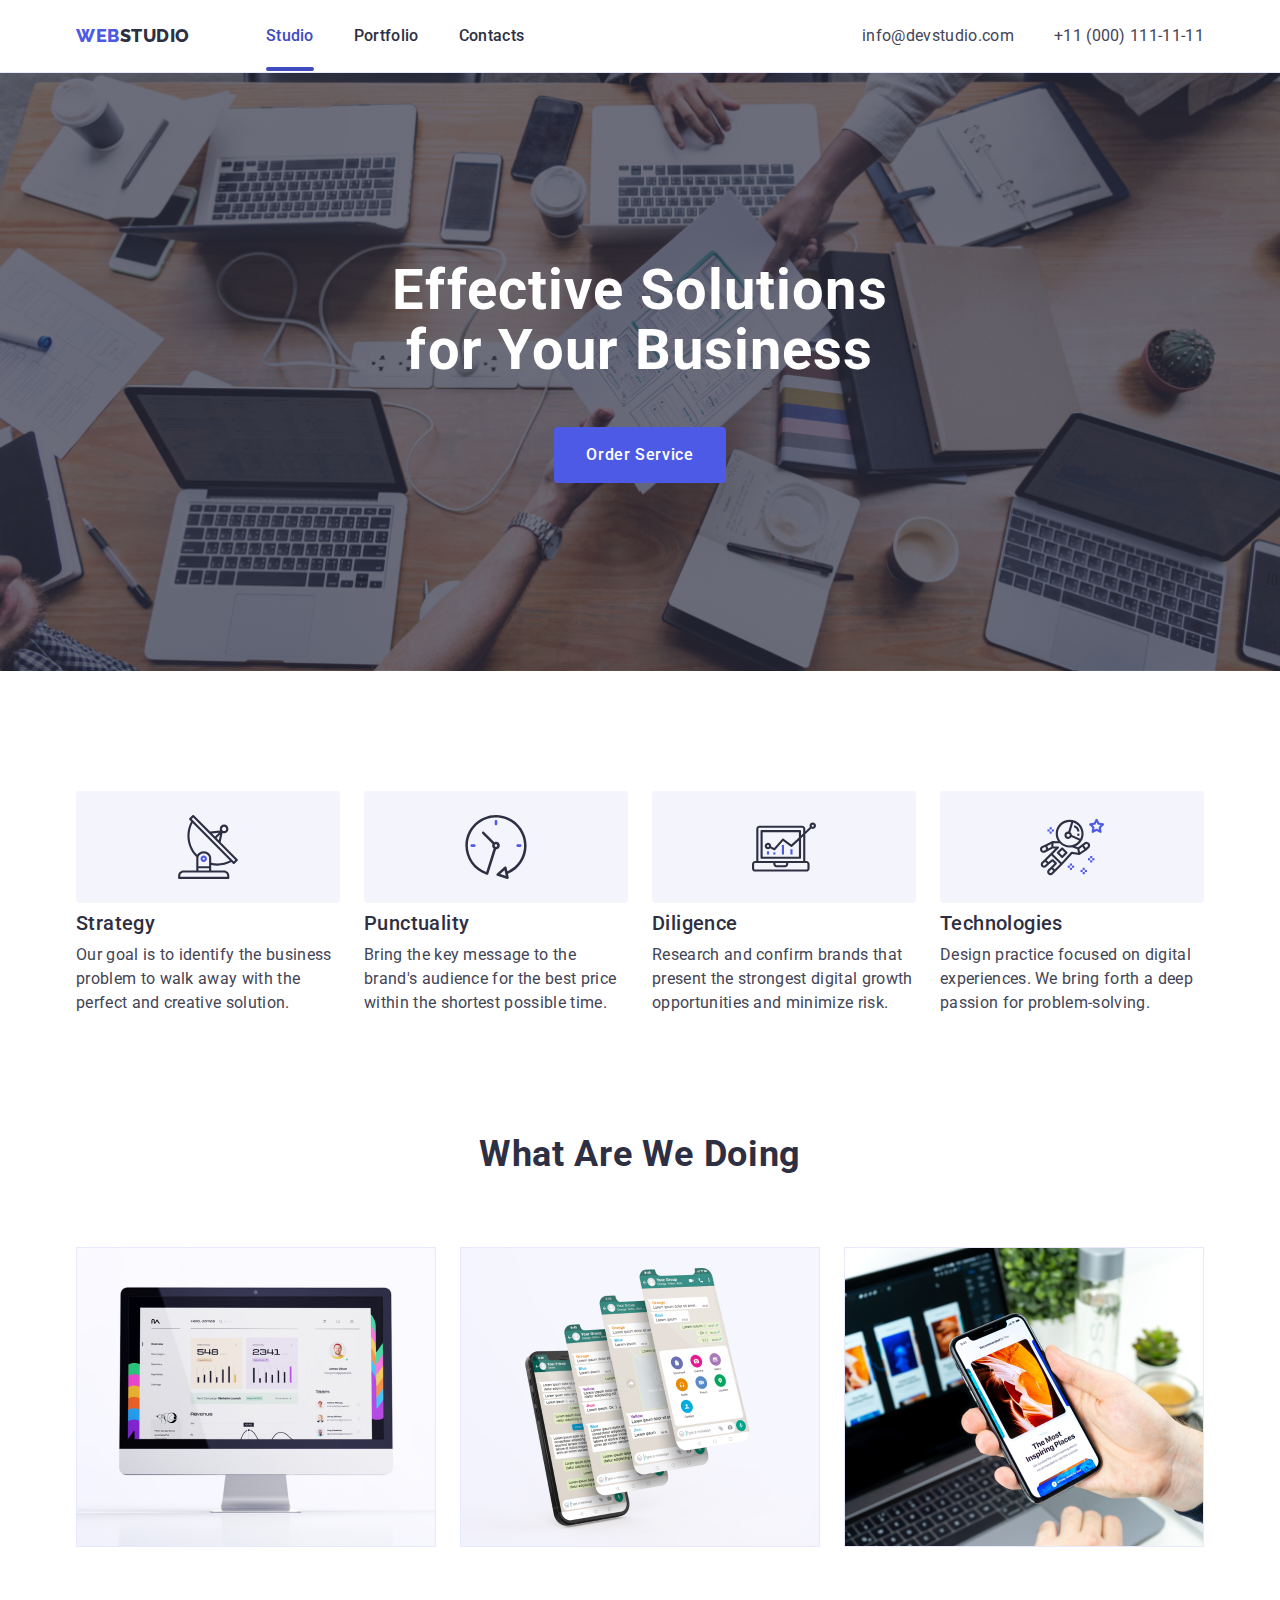
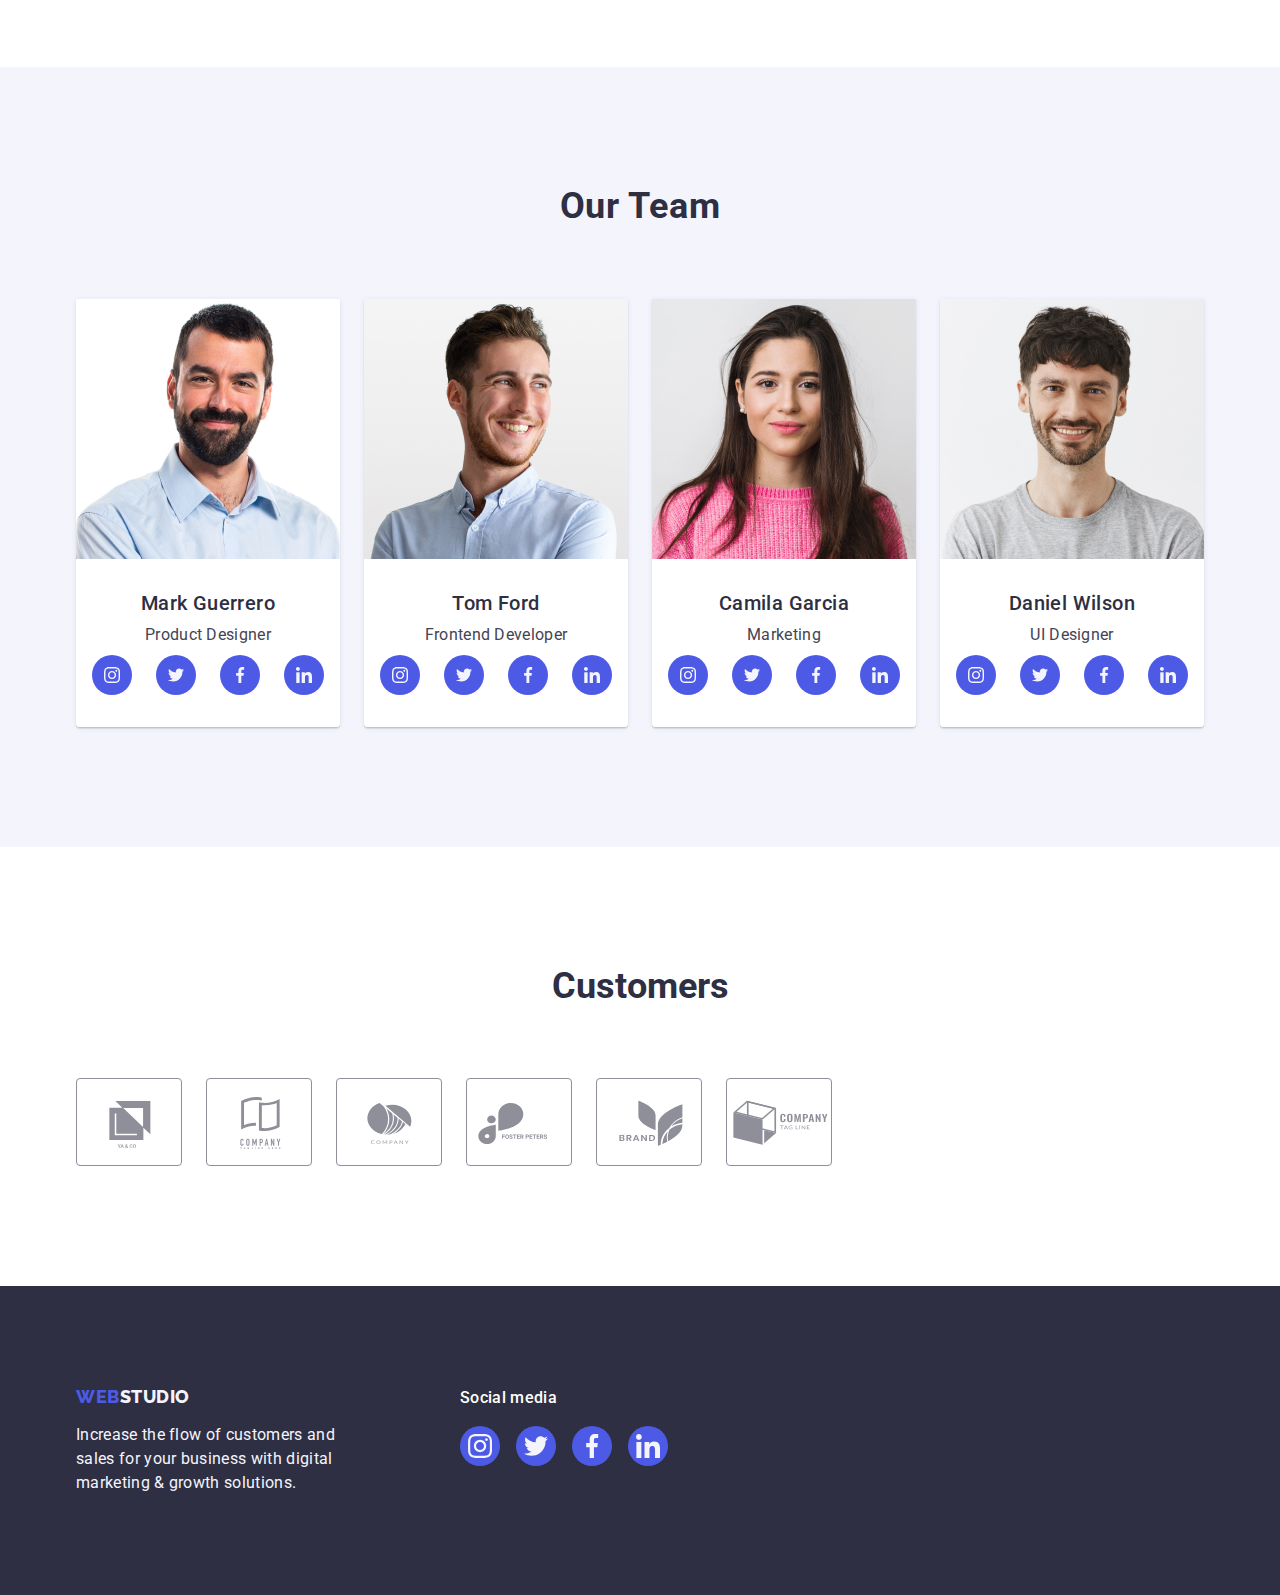
<file: index.html>
<!DOCTYPE html>
<html lang="en">

<head>
    <meta charset="UTF-8" />
    <meta http-equiv="X-UA-Compatible" content="IE=edge" />
    <meta name="viewport" content="width=device-width, initial-scale=1.0" />
    <title>webstudio</title>

    <link rel="preconnect" href="https://fonts.googleapis.com" />
    <link rel="preconnect" href="https://fonts.gstatic.com" crossorigin />
    <link href="https://fonts.googleapis.com/css2?family=Raleway:wght@800&family=Roboto:wght@400;500;700&display=swap"
        rel="stylesheet" />

    <link rel="stylesheet" href="https://cdn.jsdelivr.net/npm/modern-normalize@1.1.0/modern-normalize.min.css" />
    <link rel="stylesheet" href="css/styles.css" />
</head>

<body>
    <!--header-->
    <header class="header">
        <div class="container page-header-container">
            <nav class="page-nav">
                <a class="link logo" href="./index.html">Web
                    <span class="logo-part-two logo-part-two-light">Studio</span></a>
                <ul class="list nav-menu">
                    <li class="menu-item">
                        <a class="link menu-link current" href="./index.html">Studio</a>
                    </li>
                    <li class="menu-item">
                        <a class="link menu-link" href="./portfolio.html">Portfolio</a>
                    </li>
                    <li class="menu-item">
                        <a class="link menu-link" href="">Contacts</a>
                    </li>
                </ul>
            </nav>
            <address class="address">
                <ul class="list address-list">
                    <li class="address-item">
                        <a class="link contacts" href="mailto:info@devstudio.com">info@devstudio.com</a>
                    </li>
                    <li>
                        <a class="link contacts" href="tel:+110001111111">+11 (000) 111-11-11</a>
                    </li>
                </ul>
            </address>
        </div>
    </header>
    <!--main-->
    <!--section1-->
    <main>
        <section class="hero-section">
            <div class="container hero-section-container">
                <h1 class="hero-title">Effective Solutions for Your Business</h1>
                <button class="modal-button" type="button" data-modal-open>Order Service</button>
            </div>
        </section>

        <!--section2-->
        <section class="second-section padding-section">
            <div class="container">
                <h2 class="hidden-title" hidden>Features</h2>
                <ul class="list main-section-list">
                    <li class="main-section-item-2">
                        <div class="icons-section-two">
                            <svg class="icon-style" width="64" height="64">
                                <use class="icon" href="./images/icon.svg#antenna"></use>
                            </svg>
                        </div>
                        <h3 class="section-title">Strategy</h3>
                        <p class="main-description">
                            Our goal is to identify the business problem to walk away with
                            the perfect and creative solution.
                        </p>
                    </li>
                    <li class="main-section-item-2">
                        <div class="icons-section-two">
                            <svg class="icon-style" width="64" height="64">
                                <use href="./images/icon.svg#clock"></use>
                            </svg>
                        </div>
                        <h3 class="section-title">Punctuality</h3>
                        <p class="main-description">
                            Bring the key message to the brand's audience for the best price
                            within the shortest possible time.
                        </p>
                    </li>
                    <li class="main-section-item-2">
                        <div class="icons-section-two">
                            <svg class="icon-style" width="64" height="64">
                                <use href="./images/icon.svg#diagram"></use>
                            </svg>
                        </div>
                        <h3 class="section-title">Diligence</h3>
                        <p class="main-description">
                            Research and confirm brands that present the strongest digital
                            growth opportunities and minimize risk.
                        </p>
                    </li>
                    <li class="main-section-item-2">
                        <div class="icons-section-two">
                            <svg class="icon-style" width="64" height="64">
                                <use href="./images/icon.svg#astronaut"></use>
                            </svg>
                        </div>
                        <h3 class="section-title">Technologies</h3>
                        <p class="main-description">
                            Design practice focused on digital experiences. We bring forth a
                            deep passion for problem-solving.
                        </p>
                    </li>
                </ul>
            </div>
        </section>
        <!--section3-->
        <section class="padding-section-three">
            <div class="container">
                <h2 class="main-section-title">What are we doing</h2>
                <ul class="list main-section-list">
                    <li class="main-section-item-3">
                        <img class="third-section-photo" src="./images/img1.jpg" alt="computer photo" width="360" />
                    </li>
                    <li class="main-section-item-3">
                        <img class="third-section-photo" src="./images/img2.jpg" alt="telephone photo" width="360" />
                    </li>
                    <li class="main-section-item-3">
                        <img class="third-section-photo" src="./images/img3.jpg" alt="Technologies" width="360" />
                    </li>
                </ul>
            </div>
        </section>
        <!--section4-->
        <section class="fourth-section padding-section">
            <div class="container">
                <h2 class="main-section-title">Our Team</h2>
                <ul class="list main-section-list">
                    <li class="main-section-item">
                        <img class="fourth-section-photo" src="./images/img-3.jpg" alt="Product Designer" width="264" />
                        <div class="section-wrapper">
                            <h3 class="section-title-fourth">Mark Guerrero</h3>
                            <p class="main-description-fourth">Product Designer</p>
                            <ul class="icon-section-four-list list">
                                <li class="four-section-item">
                                    <a class="icon-section-four-list-item" href="">
                                        <svg class="icon-style-four" width="16" height="16">
                                            <use href="./images/icon.svg#instagram"></use>
                                        </svg>
                                    </a>
                                </li>
                                <li class="four-section-item">
                                    <a class="icon-section-four-list-item" href="">
                                        <svg class="icon-style-four" width="16" height="16">
                                            <use href="./images/icon.svg#twitter"></use>
                                        </svg>
                                    </a>
                                </li>
                                <li class="four-section-item">
                                    <a class="icon-section-four-list-item" href="">
                                        <svg class="icon-style-four" width="16" height="16">
                                            <use href="./images/icon.svg#facebook"></use>
                                        </svg>
                                    </a>
                                </li>
                                <li class="four-section-item">
                                    <a class="icon-section-four-list-item" href="">
                                        <svg class="icon-style-four" width="16" height="16">
                                            <use href="./images/icon.svg#linkedin"></use>
                                        </svg>
                                    </a>
                                </li>
                            </ul>
                        </div>
                    </li>
                    <li class="main-section-item">
                        <img class="fourth-section-photo" src="./images/img-2.jpg" alt="Frontend Developer"
                            width="264" />
                        <div class="section-wrapper">
                            <h3 class="section-title-fourth">Tom Ford</h3>
                            <p class="main-description-fourth">Frontend Developer</p>
                            <ul class="icon-section-four-list list">
                                <li class="four-section-item">
                                    <a class="icon-section-four-list-item" href="">
                                        <svg class="icon-style-four" width="16" height="16">
                                            <use href="./images/icon.svg#instagram"></use>
                                        </svg>
                                    </a>
                                </li>
                                <li class="four-section-item">
                                    <a class="icon-section-four-list-item" href="">
                                        <svg class="icon-style-four" width="16" height="16">
                                            <use href="./images/icon.svg#twitter"></use>
                                        </svg>
                                    </a>
                                </li>
                                <li class="four-section-item">
                                    <a class="icon-section-four-list-item" href="">
                                        <svg class="icon-style-four" width="16" height="16">
                                            <use href="./images/icon.svg#facebook"></use>
                                        </svg>
                                    </a>
                                </li>
                                <li class="four-section-item">
                                    <a class="icon-section-four-list-item" href="">
                                        <svg class="icon-style-four" width="16" height="16">
                                            <use href="./images/icon.svg#linkedin"></use>
                                        </svg>
                                    </a>
                                </li>
                            </ul>
                        </div>
                    </li>
                    <li class="main-section-item">
                        <img class="fourth-section-photo" src="./images/img-1.jpg" alt="Marketing" width="264" />
                        <div class="section-wrapper">
                            <h3 class="section-title-fourth">Camila Garcia</h3>
                            <p class="main-description-fourth">Marketing</p>
                            <ul class="icon-section-four-list list">
                                <li class="four-section-item">
                                    <a class="icon-section-four-list-item" href="">
                                        <svg class="icon-style-four" width="16" height="16">
                                            <use href="./images/icon.svg#instagram"></use>
                                        </svg>
                                    </a>
                                </li>
                                <li class="four-section-item">
                                    <a class="icon-section-four-list-item" href="">
                                        <svg class="icon-style-four" width="16" height="16">
                                            <use href="./images/icon.svg#twitter"></use>
                                        </svg>
                                    </a>
                                </li>
                                <li class="four-section-item">
                                    <a class="icon-section-four-list-item" href="">
                                        <svg class="icon-style-four" width="16" height="16">
                                            <use href="./images/icon.svg#facebook"></use>
                                        </svg>
                                    </a>
                                </li>
                                <li class="four-section-item">
                                    <a class="icon-section-four-list-item" href="">
                                        <svg class="icon-style-four" width="16" height="16">
                                            <use href="./images/icon.svg#linkedin"></use>
                                        </svg>
                                    </a>
                                </li>
                            </ul>
                        </div>
                    </li>
                    <li class="main-section-item">
                        <img class="fourth-section-photo" src="./images/img.jpg" alt="UI Designer" width="264" />
                        <div class="section-wrapper">
                            <h3 class="section-title-fourth">Daniel Wilson</h3>
                            <p class="main-description-fourth">UI Designer</p>
                            <ul class="icon-section-four-list list">
                                <li class="four-section-item">
                                    <a class="icon-section-four-list-item" href="">
                                        <svg class="icon-style-four" width="16" height="16">
                                            <use href="./images/icon.svg#instagram"></use>
                                        </svg>
                                    </a>
                                </li>
                                <li class="four-section-item">
                                    <a class="icon-section-four-list-item" href="">
                                        <svg class="icon-style-four" width="16" height="16">
                                            <use href="./images/icon.svg#twitter"></use>
                                        </svg>
                                    </a>
                                </li>
                                <li class="four-section-item">
                                    <a class="icon-section-four-list-item" href="">
                                        <svg class="icon-style-four" width="16" height="16">
                                            <use href="./images/icon.svg#facebook"></use>
                                        </svg>
                                    </a>
                                </li>
                                <li class="four-section-item">
                                    <a class="icon-section-four-list-item" href="">
                                        <svg class="icon-style-four" width="16" height="16">
                                            <use href="./images/icon.svg#linkedin"></use>
                                        </svg>
                                    </a>
                                </li>
                            </ul>
                        </div>
                    </li>
                </ul>
            </div>
        </section>
        <section class="five-section">
            <div class="container">
                <h2 class="five-section-title">Customers</h2>
                <ul class="five-section-list list">
                    <li class="five-section-list-item">
                        <a class="five-section-item" href="">
                            <svg class="five-section-icons" width="104" height="56">
                                <use href="./images/icon.svg#Logo"></use>
                            </svg>
                        </a>
                    </li>
                    <li class="five-section-list-item">
                        <a class="five-section-item" href="">
                            <svg class="five-section-icons" width="104" height="56">
                                <use href="./images/icon.svg#Logo-1"></use>
                            </svg>
                        </a>
                    </li>
                    <li class="five-section-list-item">
                        <a class="five-section-item" href="">
                            <svg class="five-section-icons" width="104" height="56">
                                <use href="./images/icon.svg#Logo-2"></use>
                            </svg>
                        </a>
                    </li>
                    <li class="five-section-list-item">
                        <a class="five-section-item" href="">
                            <svg class="five-section-icons" width="104" height="56">
                                <use href="./images/icon.svg#Logo-3"></use>
                            </svg>
                        </a>
                    </li>
                    <li class="five-section-list-item">
                        <a class="five-section-item" href="">
                            <svg class="five-section-icons" width="104" height="56">
                                <use href="./images/icon.svg#Logo-4"></use>
                            </svg>
                        </a>
                    </li>
                    <li class="five-section-list-item">
                        <a class="five-section-item" href="">
                            <svg class="five-section-icons" width="104" height="56">
                                <use href="./images/icon.svg#Logo-5"></use>
                            </svg>
                        </a>
                    </li>
                </ul>
            </div>
        </section>
    </main>
    <!--footer-->
    <footer class="footer">
        <div class="container footer-container">
            <div class="footer-left-side">
                <a class="link logo logo-footer" href="./index.html">Web<span
                        class="logo-part-two logo-part-two-dark">Studio</span></a>
                <p class="footer-section-description">
                    Increase the flow of customers and sales for your business with
                    digital marketing & growth solutions.
                </p>
            </div>
            <div class="footer-right-side">
                <p class="footer-text">Social media</p>
                <ul class="fotter-section-list list">
                    <li class="footer-section-item">
                        <a class="five-section-icon" href="">
                            <svg class="footer-svg" width="24" height="24">
                                <use href="./images/icon.svg#instagram"></use>
                            </svg>
                        </a>
                    </li>
                    <li class="footer-section-item">
                        <a class="five-section-icon" href="">
                            <svg class="footer-svg" width="24" height="24">
                                <use href="./images/icon.svg#twitter"></use>
                            </svg>
                        </a>
                    </li>
                    <li class="footer-section-item">
                        <a class="five-section-icon" href="">
                            <svg class="footer-svg" width="24" height="24">
                                <use href="./images/icon.svg#facebook"></use>
                            </svg>
                        </a>
                    </li>
                    <li class="footer-section-item">
                        <a class="five-section-icon" href="">
                            <svg class="footer-svg" width="24" height="24">
                                <use href="./images/icon.svg#linkedin"></use>
                            </svg>
                        </a>
                    </li>
                </ul>
            </div>
        </div>

    </footer>
    <!-- MODAL-WINDOW -->
    <div class="backdrop is-hidden" data-modal>
        <div class="modal-window">
            <button class="modal-close-button" type="button" data-modal-close>
                <svg class="modal-close-btn-icon" width="8" height="8">
                    <use href="./images/icon.svg#icon-close"></use>
                </svg>
            </button>
        </div>
    </div>



    <!-- MODAL-WINDOW -->
    <script src="./modal.js"></script>
</body>

</html>
</file>
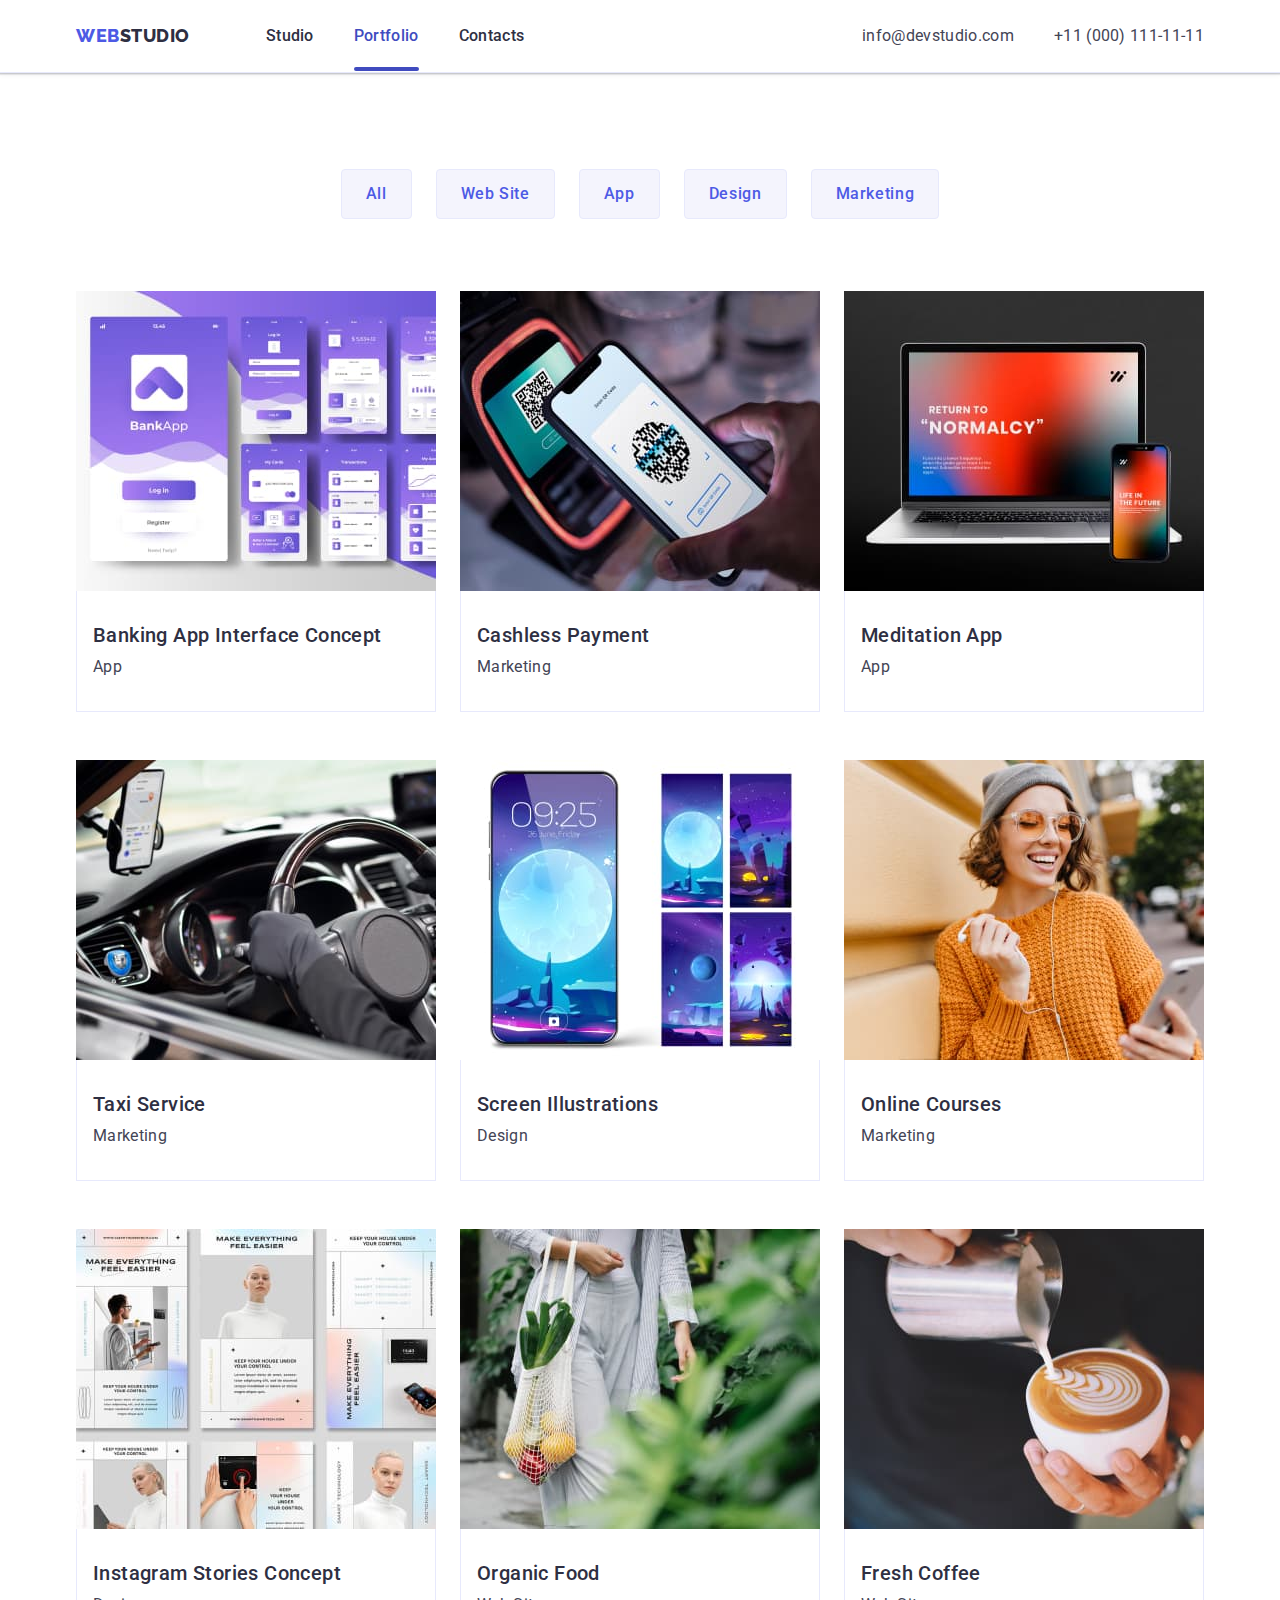
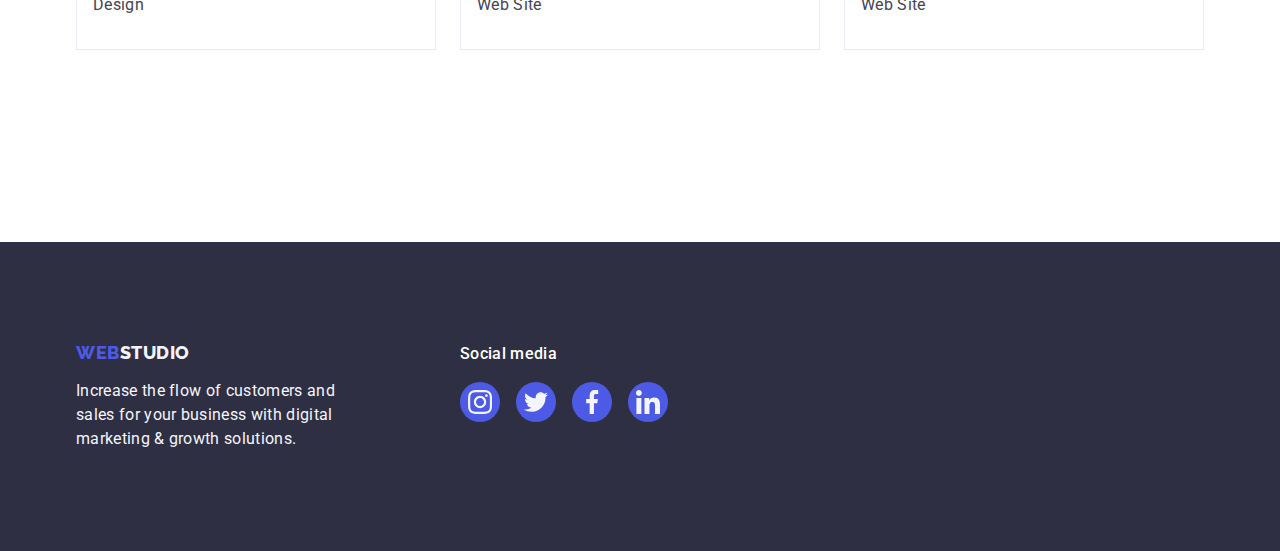
<file: portfolio.html>
<!DOCTYPE html>
<html lang="en">

<head>
    <meta charset="UTF-8" />
    <meta http-equiv="X-UA-Compatible" content="IE=edge" />
    <meta name="viewport" content="width=device-width, initial-scale=1.0" />
    <title>Portfolio</title>
    <link rel="preconnect" href="https://fonts.googleapis.com" />
    <link rel="preconnect" href="https://fonts.gstatic.com" crossorigin />
    <link href="https://fonts.googleapis.com/css2?family=Raleway:wght@800&family=Roboto:wght@400;500;700&display=swap"
        rel="stylesheet" />

    <link rel="stylesheet" href="https://cdn.jsdelivr.net/npm/modern-normalize@1.1.0/modern-normalize.min.css" />
    <link rel="stylesheet" href="css/styles.css" />
</head>

<body>
    <!--header-->
    <header class="header">
        <div class="container page-header-container">
            <nav class="page-nav">
                <a class="link logo" href="./index.html">Web
                    <span class="logo-part-two logo-part-two-light">Studio</span></a>
                <ul class="list nav-menu">
                    <li class="menu-item">
                        <a class="link menu-link" href="./index.html">Studio</a>
                    </li>
                    <li class="menu-item">
                        <a class="link menu-link current" href="./portfolio.html">Portfolio</a>
                    </li>
                    <li class="menu-item">
                        <a class="link menu-link" href="">Contacts</a>
                    </li>
                </ul>
            </nav>
            <address class="address">
                <ul class="list address-list">
                    <li class="address-item">
                        <a class="link contacts" href="mailto:info@devstudio.com">info@devstudio.com</a>
                    </li>
                    <li>
                        <a class="link contacts" href="tel:+110001111111">+11 (000) 111-11-11</a>
                    </li>
                </ul>
            </address>
        </div>
    </header>

    <!--main-->
    <!-- section-1 -->
    <main>
        <section class="first-portfolio-section">
            <div class="container portfolio-div-container">
                <h1 hidden>Filters</h1>

                <ul class="list portfolio-section-list-one">
                    <li class="portfolio-section-item-one">
                        <button class="portfolio-button" type="button">All</button>
                    </li>
                    <li class="portfolio-section-item-one">
                        <button class="portfolio-button" type="button">Web Site</button>
                    </li>
                    <li class="portfolio-section-item-one">
                        <button class="portfolio-button" type="button">App</button>
                    </li>
                    <li class="portfolio-section-item-one">
                        <button class="portfolio-button" type="button">Design</button>
                    </li>
                    <li class="portfolio-section-item-one">
                        <button class="portfolio-button" type="button">Marketing</button>
                    </li>
                </ul>
                <ul class="list portfolio-section-list">
                    <li class="portfolio-section-item">
                        <a class="link portfolio-link" href="">
                            <div class="wrapper-overlay">
                                <img src="./images/bankscreen.jpg" alt="bankscreen" width="360" height="300" />
                                <div class="overlay-container">
                                    <p class="overlay">
                                        14 Stylish and User-Friendly App Design Concepts · Task
                                        Manager App · Calorie Tracker App · Exotic Fruit Ecommerce
                                        App · Cloud Storage App
                                    </p>
                                </div>
                            </div>
                            <div class="text-container">
                                <h2 class="section-title">Banking App Interface Concept</h2>
                                <p class="main-description">App</p>
                            </div>
                        </a>
                    </li>
                    <li class="portfolio-section-item">
                        <a class="link portfolio-link" href="">
                            <div class="wrapper-overlay"><img src="./images/tel.jpg" alt="telephone" width="360"
                                    height="300" />
                                <div class="overlay-container">
                                    <p class="overlay">
                                        14 Stylish and User-Friendly App Design Concepts · Task
                                        Manager App · Calorie Tracker App · Exotic Fruit Ecommerce
                                        App · Cloud Storage App
                                    </p>
                                </div>
                            </div>
                            <div class="text-container">
                                <h2 class="section-title">Cashless Payment</h2>
                                <p class="main-description">Marketing</p>
                            </div>
                        </a>
                    </li>
                    <li class="portfolio-section-item">
                        <a class="link portfolio-link" href="">
                            <div class="wrapper-overlay"><img src="./images/laptop.jpg" alt="laptop" width="360"
                                    height="300" />
                                <div class="overlay-container">
                                    <p class="overlay">
                                        14 Stylish and User-Friendly App Design Concepts · Task
                                        Manager App · Calorie Tracker App · Exotic Fruit Ecommerce
                                        App · Cloud Storage App
                                    </p>
                                </div>
                            </div>
                            <div class="text-container">
                                <h2 class="section-title">Meditation App</h2>

                                <p class="main-description">App</p>
                            </div>
                        </a>
                    </li>
                    <li class="portfolio-section-item">
                        <a class="link portfolio-link" href="">
                            <div class="wrapper-overlay"><img src="./images/car.jpg" alt="car" width="360"
                                    height="300" />
                                <div class="overlay-container">
                                    <p class="overlay">
                                        14 Stylish and User-Friendly App Design Concepts · Task
                                        Manager App · Calorie Tracker App · Exotic Fruit Ecommerce
                                        App · Cloud Storage App
                                    </p>
                                </div>
                            </div>
                            <div class="text-container">
                                <h2 class="section-title">Taxi Service</h2>
                                <p class="main-description">Marketing</p>
                            </div>
                        </a>
                    </li>
                    <li class="portfolio-section-item">
                        <a class="link portfolio-link" href="">
                            <div class="wrapper-overlay"><img src="./images/twoscreen.jpg" alt="twoscreen" width="360"
                                    height="300" />
                                <div class="overlay-container">
                                    <p class="overlay">
                                        14 Stylish and User-Friendly App Design Concepts · Task
                                        Manager App · Calorie Tracker App · Exotic Fruit Ecommerce
                                        App · Cloud Storage App
                                    </p>
                                </div>
                            </div>
                            <div class="text-container">
                                <h2 class="section-title">Screen Illustrations</h2>
                                <p class="main-description">Design</p>
                            </div>
                        </a>
                    </li>
                    <li class="portfolio-section-item">
                        <a class="link portfolio-link" href="">
                            <div class="wrapper-overlay"><img src="./images/woman.jpg" alt="woman" width="360"
                                    height="300" />
                                <div class="overlay-container">
                                    <p class="overlay">
                                        14 Stylish and User-Friendly App Design Concepts · Task
                                        Manager App · Calorie Tracker App · Exotic Fruit Ecommerce
                                        App · Cloud Storage App
                                    </p>
                                </div>
                            </div>
                            <div class="text-container">
                                <h2 class="section-title">Online Courses</h2>
                                <p class="main-description">Marketing</p>
                            </div>
                        </a>
                    </li>
                    <li class="portfolio-section-item">
                        <a class="link portfolio-link" href="">
                            <div class="wrapper-overlay"><img src="./images/severalpictures.jpg" alt="severalpictures"
                                    width="360" height="300" />
                                <div class="overlay-container">
                                    <p class="overlay">
                                        14 Stylish and User-Friendly App Design Concepts · Task
                                        Manager App · Calorie Tracker App · Exotic Fruit Ecommerce
                                        App · Cloud Storage App
                                    </p>
                                </div>
                            </div>
                            <div class="text-container">
                                <h2 class="section-title">Instagram Stories Concept</h2>
                                <p class="main-description">Design</p>
                            </div>
                        </a>
                    </li>
                    <li class="portfolio-section-item">
                        <a class="link portfolio-link" href="">
                            <div class="wrapper-overlay"><img src="./images/vegetables.jpg" alt="vegetables" width="360"
                                    height="300" />
                                <div class="overlay-container">
                                    <p class="overlay">
                                        14 Stylish and User-Friendly App Design Concepts · Task
                                        Manager App · Calorie Tracker App · Exotic Fruit Ecommerce
                                        App · Cloud Storage App
                                    </p>
                                </div>
                            </div>
                            <div class="text-container">
                                <h2 class="section-title">Organic Food</h2>
                                <p class="main-description">Web Site</p>
                            </div>
                        </a>
                    </li>
                    <li class="portfolio-section-item">
                        <a class="link portfolio-link" href="">
                            <div class="wrapper-overlay"><img src="./images/coffe.jpg" alt="coffe" width="360"
                                    height="300" />
                                <div class="overlay-container">
                                    <p class="overlay">
                                        14 Stylish and User-Friendly App Design Concepts · Task
                                        Manager App · Calorie Tracker App · Exotic Fruit Ecommerce
                                        App · Cloud Storage App
                                    </p>
                                </div>
                            </div>
                            <div class="text-container">
                                <h2 class="section-title">Fresh Coffee</h2>
                                <p class="main-description">Web Site</p>
                            </div>
                        </a>
                    </li>
                </ul>
            </div>
        </section>
    </main>

    <!--footer-->
    <footer class="footer">
        <div class="container footer-container">
            <div class="footer-left-side">
                <a class="link logo logo-footer" href="./index.html">Web<span
                        class="logo-part-two logo-part-two-dark">Studio</span></a>
                <p class="footer-section-description">
                    Increase the flow of customers and sales for your business with
                    digital marketing & growth solutions.
                </p>
            </div>
            <div class="footer-right-side">
                <p class="footer-text">Social media</p>
                <ul class="fotter-section-list list">
                    <li class="footer-section-item">
                        <a class="five-section-icon" href="">
                            <svg class="footer-svg" width="24" height="24">
                                <use href="./images/icon.svg#instagram"></use>
                            </svg>
                        </a>
                    </li>
                    <li class="footer-section-item">
                        <a class="five-section-icon" href="">
                            <svg class="footer-svg" width="24" height="24">
                                <use href="./images/icon.svg#twitter"></use>
                            </svg>
                        </a>
                    </li>
                    <li class="footer-section-item">
                        <a class="five-section-icon" href="">
                            <svg class="footer-svg" width="24" height="24">
                                <use href="./images/icon.svg#facebook"></use>
                            </svg>
                        </a>
                    </li>
                    <li class="footer-section-item">
                        <a class="five-section-icon" href="">
                            <svg class="footer-svg" width="24" height="24">
                                <use href="./images/icon.svg#linkedin"></use>
                            </svg>
                        </a>
                    </li>
                </ul>
            </div>
        </div>

    </footer>
</body>

</html>
</file>
<file: css/styles.css>
:root {
  --primary-text-color: #2e2f42;
  --secondary-text-color: #434455;
  --primary-button: #4d5ae5;
  --background-button: #404bbf;
  --portfolio-button-color: #ffffff;
  --html-button-color: #ffffff;
  --logo-color: #f4f4fd;
  --five-section-icon: #8e8f99;
  --footer-icon-color: #31d0aa;
  --transition-duration-funk: 250ms cubic-bezier(0.4, 0, 0.2, 1);
}
.list {
  list-style: none;
}
.link {
  text-decoration: none;
}
body {
  font-family: 'Roboto', sans-serif;
  color: var(--secondary-text-color);
  background-color: var(--portfolio-button-color);
}
h1,
h2,
h3,
h4,
p {
  margin-top: 0;
  margin-bottom: 0;
}
ul {
  margin-top: 0;
  margin-bottom: 0;
  padding-left: 0;
}
img {
  display: block;
}
button {
  cursor: pointer;
}
.container {
  width: 1158px;
  margin-left: auto;
  margin-right: auto;
  padding-left: 15px;
  padding-right: 15px;
}
/* ==========COMPONENTS ========*/
.padding-section {
  padding-top: 120px;
  padding-bottom: 120px;
}
.section-title {
  font-weight: 500;
  font-size: 20px;
  line-height: 1.2;
  letter-spacing: 0.02em;
  color: var(--primary-text-color);
  margin-bottom: 8px;
  text-align: left;
}

.main-description {
  font-weight: 400;
  font-size: 16px;
  line-height: 1.5;
  letter-spacing: 0.02em;
  color: var(--secondary-text-color);
}

.main-section-title {
  font-weight: 700;
  font-size: 36px;
  line-height: 1.11;
  text-align: center;
  letter-spacing: 0.02em;
  text-transform: capitalize;
  color: var(--primary-text-color);
}
/* =========logo============ */
.logo {
  font-family: 'Raleway', sans-serif;
  font-weight: 800;
  font-size: 18px;
  line-height: 1.17;
  display: flex;
  letter-spacing: 0.03em;
  text-transform: uppercase;
  color: var(--primary-button);
  margin-right: 76px;
}
.logo-part-two {
  font-weight: 800;
  font-size: 18px;
  line-height: 1.17;

  letter-spacing: 0.03em;
  text-transform: uppercase;
}
.logo-part-two-dark {
  color: var(--logo-color);
}
.logo-part-two-light {
  color: var(--primary-text-color);
}
.logo-footer {
  display: block;
  margin-bottom: 16px;
  display: inline-block;
}
/* =========/logo============ */

/* ==========/COMPONENTS ========*/
/* ==========header========= */
.page-header-container {
  display: flex;
  align-items: center;
}

.header {
  padding: 24px 0;
  border-bottom: 1px solid #e7e9fc;
  max-width: 1440px;
  box-shadow: 0px 2px 1px rgba(46, 47, 66, 0.08),
    0px 1px 1px rgba(46, 47, 66, 0.16), 0px 1px 6px rgba(46, 47, 66, 0.08);
}
.menu-item:not(:last-child) {
  margin-right: 40px;
}
.page-nav {
  display: flex;
  align-items: center;
}
.nav-menu {
  display: flex;
  align-items: center;
}

.main-section-title {
  text-align: center;
  font-weight: 700;
  font-size: 36px;
  line-height: 1.11;
  letter-spacing: 0.02em;
  text-transform: capitalize;
  color: var(--primary-text-color);
  margin-bottom: 72px;
}

.menu-link {
  font-weight: 500;
  font-size: 16px;
  line-height: 1.5;
  letter-spacing: 0.02em;
  color: var(--primary-text-color);
  padding: 24px 0;
  transition: color var(--transition-duration-funk);
  position: relative;
}
.menu-link:hover,
.menu-link:focus {
  color: var(--background-button);
}
.menu-link.current::after {
  content: '';
  background: #404bbf;
  border-radius: 2px;
  height: 4px;
  position: absolute;
  width: 100%;
  left: 0;
  bottom: -2px;
}
.menu-link.current {
  color: #404bbf;
}
/* =========contakts=========== */
.address {
  font-style: normal;
  margin-left: auto;
}
.address-list {
  display: flex;
  align-items: center;
  gap: 40px;
}
.contacts {
  font-weight: 400;
  font-style: normal;
  font-size: 16px;
  line-height: 1.5;
  letter-spacing: 0.02em;
  color: var(--secondary-text-color);
  transition: color var(--transition-duration-funk);
}
.contacts:hover,
.contacts:focus {
  color: var(--background-button);
}

/* =========/contakts=========== */

/* ==============/header========== */
/* ==============hero============= */
.hero-section {
  background: var(--primary-text-color);
  padding: 188px 0;
  text-align: center;
  background-image: linear-gradient(
      rgba(46, 47, 66, 0.7),
      rgba(46, 47, 66, 0.7)
    ),
    url(../images/people-office.jpg);
  background-repeat: no-repeat;
  background-position: center;
  background-size: cover;
}
.hero-title {
  font-weight: 700;
  font-size: 56px;
  line-height: 1.07;
  letter-spacing: 0.02em;
  color: var(--html-button-color);
  margin-bottom: 46px;
  max-width: 496px;
  text-align: center;
  margin-left: auto;
  margin-right: auto;
}
hero-section-container {
  text-align: center;
}

/* ========button============= */
.modal-button {
  margin-left: auto;
  margin-right: auto;
  display: block;
  margin-bottom: 0;

  font-family: 'Roboto', sans-serif;
  font-style: normal;
  font-weight: 500;
  font-size: 16px;
  line-height: 1.5;
  letter-spacing: 0.04em;
  border-radius: 4px;
  padding-top: 16px;
  padding-right: 32px;
  padding-bottom: 16px;
  padding-left: 32px;
  color: var(--html-button-color);
  background-color: var(--primary-button);
  border: none;
  min-width: 169px;
  transition: background-color var(--transition-duration-funk);
}
.modal-button:hover,
.modal-button:focus {
  background-color: var(--background-button);
}

/* ========/button============= */

/* ==========/hero====================== */
/* ==============second-section========== */
.main-section-item-2 {
  width: calc((100% - 48px) / 3);
}
.icons-section-two {
  display: flex;
  align-items: center;
  justify-content: center;
  height: 112px;
  width: 264px;
  background-color: #f4f4fd;
  border-radius: 4px;
  margin-bottom: 8px;
}
.icon {
  padding-right: 100px;
}

/* ==============/second-section========== */
/* ============third-section============= */
.padding-section-three {
  padding-bottom: 120px;
}

/* ============/third-section============= */
/* ======foutth section======== */
.fourth-section {
  background-color: var(--logo-color);
}

.main-section-list {
  display: flex;
  gap: 24px;
}
.section-wrapper {
  padding: 32px 0px;
  border-radius: 0px 0px 4px 4px;
  background-color: #ffffff;
}

.section-title-fourth {
  font-weight: 500;
  font-size: 20px;
  line-height: 1.2;
  letter-spacing: 0.02em;
  color: var(--primary-text-color);
  margin-bottom: 8px;
  text-align: center;
}
.main-description-fourth {
  font-weight: 400;
  font-size: 16px;
  line-height: 1.5;
  letter-spacing: 0.02em;
  color: var(--secondary-text-color);
  text-align: center;
  margin-bottom: 8px;
}
.main-section-item {
  box-shadow: 0px 1px 6px rgba(46, 47, 66, 0.08),
    0px 1px 1px rgba(46, 47, 66, 0.16), 0px 2px 1px rgba(46, 47, 66, 0.08);

  border-radius: 0px 0px 4px 4px;
}

.section-title {
  text-align: left;
}
.main-description {
  text-align: left;
}
.icon-section-four {
  padding: 32px 0;
}
.icon-style-four {
  fill: var(--logo-color);
}
.icon-section-four-list-item {
  display: flex;
  align-items: center;
  justify-content: center;
  border-radius: 50%;
  width: 100%;
  height: 100%;
  background-color: #4d5ae5;
  transition: background-color var(--transition-duration-funk);
}
.icon-section-four-list-item:hover,
.icon-section-four-list-item:focus {
  background-color: #404bbf;
}

.icon-section-four-list {
  display: flex;
  justify-content: center;
  gap: 24px;
}
.four-section-item {
  width: 40px;
  height: 40px;
}

/* ======/foutth section======== */
/* five-section========= */
.five-section {
  padding-top: 120px;
  padding-bottom: 120px;
}
.five-section-title {
  font-size: 36px;
  line-height: 1.1;
  color: var(--primary-text-color);
  margin-bottom: 72px;
  text-align: center;
}
.five-section-list {
  display: flex;
  gap: 24px;
}
.five-section-list-item {
  width: calc((100%-120px) / 6);
  height: 88px;
}
.five-section-item {
  width: 100%;
  height: 100%;
  border: 1px solid var(--five-section-icon);
  border-radius: 4px;
  display: flex;
  align-items: center;
  justify-content: center;
  color: var(--five-section-icon);
  transition: color var(--transition-duration-funk),
    border-color var(--transition-duration-funk);
}
.five-section-item:hover {
  color: var(--background-button);
  border-color: var(--background-button);
}
.five-section-item:focus {
  color: var(--background-button);
  border-color: var(--background-button);
}
.five-section-icons {
  fill: currentColor;
}
/* five-section========= */
/* =======footer====== */
.footer {
  background: var(--primary-text-color);
  padding-top: 100px;
  padding-bottom: 100px;
}
.footer-section-description {
  font-weight: 400;
  font-size: 16px;
  line-height: 1.5;
  letter-spacing: 0.02em;
  color: var(--logo-color);
  width: 264px;
}
.footer-container {
  display: flex;
  align-items: baseline;
  gap: 120px;
}
.footer-right-side {
  margin-right: 120px;
}
.footer-text {
  font-weight: 500;
  font-size: 16px;
  line-height: 1.5;
  letter-spacing: 0.02em;
  color: var(--html-button-color);
  margin-bottom: 16px;
}
.fotter-section-list {
  display: flex;
  gap: 16px;
}

.five-section-icon {
  width: 100%;
  height: 100%;
  background-color: var(--primary-button);
  border-radius: 50%;
  display: flex;
  align-items: center;
  justify-content: center;
  width: 40px;
  height: 40px;
  transition: background-color var(--transition-duration-funk);
}
.five-section-icon:hover {
  background-color: var(--footer-icon-color);
}
.five-section-icon:focus {
  background-color: var(--footer-icon-color);
}
.footer-svg {
  fill: #f4f4fd;
}
/* =======footer====== */
/* portfolio-section */

.portfolio-link {
  display: block;
  position: relative;
  transition: box-shadow var(--transition-duration-funk);
}
.portfolio-link:hover {
  box-shadow: 0px 1px 6px rgba(46, 47, 66, 0.08),
    0px 1px 1px rgba(46, 47, 66, 0.16), 0px 2px 1px rgba(46, 47, 66, 0.08);
}
.portfolio-link:focus {
  box-shadow: 0px 1px 6px rgba(46, 47, 66, 0.08),
    0px 1px 1px rgba(46, 47, 66, 0.16), 0px 2px 1px rgba(46, 47, 66, 0.08);
}
.portfolio-section-list {
  display: flex;
  justify-content: center;
  flex-wrap: wrap;
  gap: 24px;
  margin-bottom: 72px;
  margin-left: auto;
  margin-right: auto;
  row-gap: 48px;
}
.portfolio-section-list-one {
  display: flex;
  justify-content: center;
  flex-wrap: wrap;
  gap: 24px;
  margin-bottom: 72px;
  margin-left: auto;
  margin-right: auto;
}
.portfolio-section-item-one {
  width: calc(100%-4 * 24) / 5;
}
.portfolio-section-item {
  width: calc((100% - 48px) / 3);
}
.first-portfolio-section {
  padding: 96px 0 120px;
}
.portfolio-button {
  font-family: 'Roboto', sans-serif;
  font-style: normal;
  font-weight: 500;
  font-size: 16px;
  line-height: 1.5;
  display: flex;
  letter-spacing: 0.04em;
  text-align: center;
  border-radius: 4px;
  color: var(--primary-button);
  background-color: var(--logo-color);
  padding: 12px 24px;
  border: 1px solid #e7e9fc;
  transition: border var(--transition-duration-funk),
    background-color var(--transition-duration-funk),
    color var(--transition-duration-funk),
    box-shadow var(--transition-duration-funk);
}
.portfolio-button:hover,
.portfolio-button:focus {
  color: var(--portfolio-button-color);
  background-color: var(--background-button);
  border: 1px solid transparent;
}

.portfolio-button:hover {
  box-shadow: 0px 3px 1px rgba(0, 0, 0, 0.1), 0px 2px 1px rgba(0, 0, 0, 0.08),
    0px 2px 2px rgba(0, 0, 0, 0.12);
}
.portfolio-button:focus {
  box-shadow: 0px 3px 1px rgba(0, 0, 0, 0.1), 0px 2px 1px rgba(0, 0, 0, 0.08),
    0px 2px 2px rgba(0, 0, 0, 0.12);
}
.text-container {
  padding: 32px 16px;
  border: 1px solid #e7e9fc;
  border-top: none;
}
/* =======footer====== */
/* =======overlay======= */
.overlay {
  font-weight: 400px;
  font-size: 16px;
  line-height: 1.5;
  letter-spacing: 0.02em;
  text-align: justify;
  color: var(--logo-color);
}
.wrapper-overlay {
  position: relative;
  display: block;
  overflow: hidden;
}
.overlay-container {
  position: absolute;
  top: 0;
  left: 0;
  height: 100%;
  width: 100%;
  display: block;
  background-color: var(--primary-button);
  overflow-y: scroll;
  padding: 40px 32px;
  transform: translate(0, 100%);
  transition: transform var(--transition-duration-funk);
}
.portfolio-link:hover .overlay-container,
.portfolio-link:focus .overlay-container {
  transform: translate(0, 0);
}

/* =======overlay======= */
/* ========MODAL-WINDOW====== */
.backdrop {
  position: fixed;
  top: 0;
  left: 0;
  width: 100%;
  height: 100%;
  background-color: rgba(46, 47, 66, 0.4);
  z-index: 100;
  transition: opacity var(--transition-duration-funk),
    visibility var(--transition-duration-funk);
}
.is-hidden {
  opacity: 0;
  visibility: hidden;
  pointer-events: none;
}
.backdrop.is-hidden .modal-window {
  transform: translate(-50%, -50%) scaleY(0);
}
.modal-window {
  width: 408px;
  height: 576px;
  background-color: #ffffff;
  position: absolute;
  top: 50%;
  left: 50%;
  transform: translate(-50%, -50%) scale(1);
  border-radius: 4px;
  background-color: #fcfcfc;
  opacity: 1;
  transition: opacity 250ms cubic-bezier(0.4, 0, 0, 2, 1) visability 250ms
    cubic-bezier(0.4, 0, 0, 2, 1);
}
.modal-close-btn-icon {
  transition: fill var(--transition-duration-funk);
}

.modal-close-button {
  position: absolute;
  top: 24px;
  right: 24px;
  border-radius: 50%;
  width: 24px;
  height: 24px;
  border: 1px solid rgba(0, 0, 0, 0.1);
  display: flex;
  justify-content: center;
  align-items: center;
  background-color: #e7e9fc;
  transition: background-color var(--transition-duration-funk),
    border var(--transition-duration-funk);
}
.modal-close-button:hover .modal-close-btn-icon,
.modal-close-button:focus .modal-close-btn-icon {
  fill: var(--html-button-color);
}
.modal-close-button:hover,
.modal-close-button:focus {
  background-color: #404bbf;
  border: none;
}

/* ========/MODAL-WINDOW====== */
</file>
